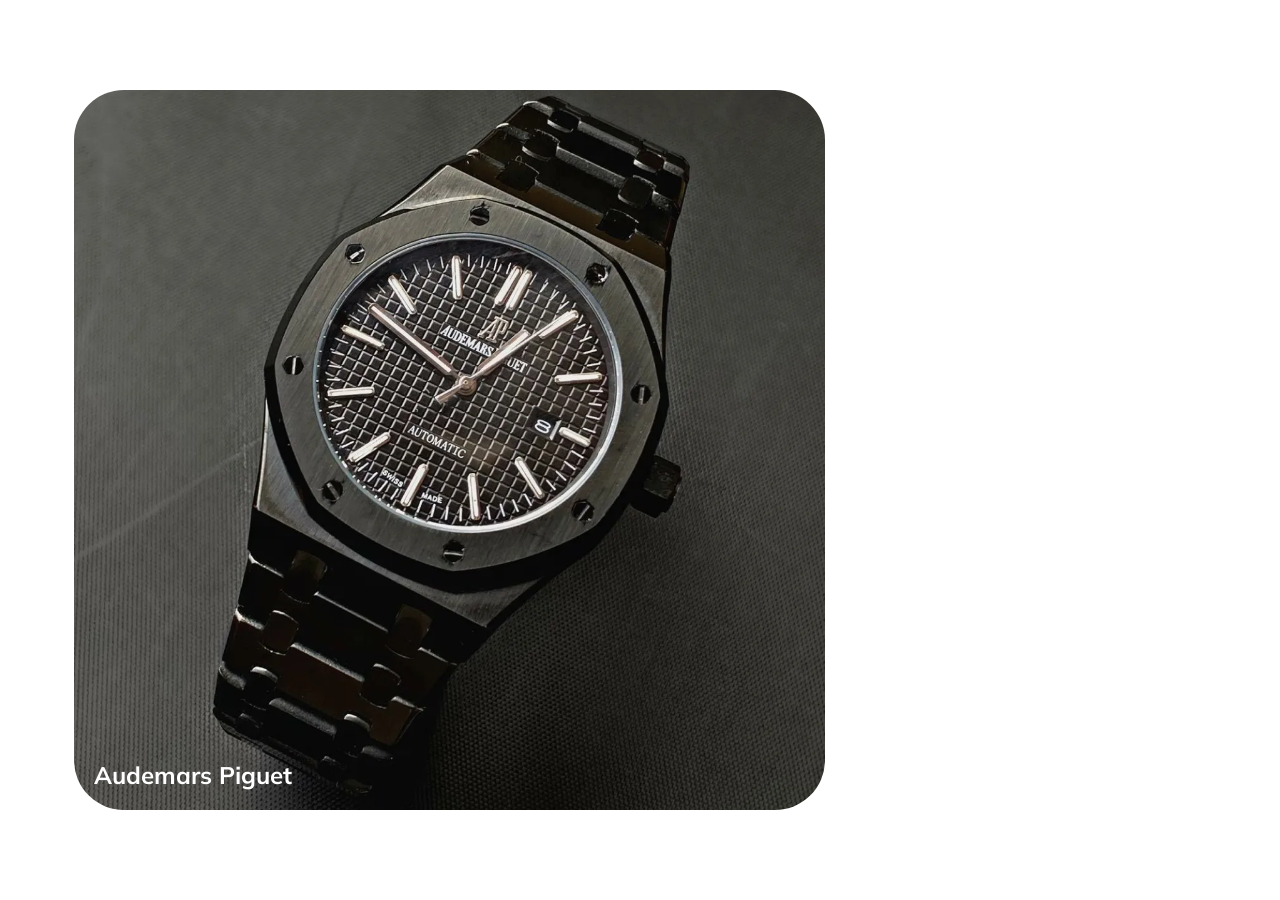
<file: 1-expanding-cards/index.html>
<!DOCTYPE html>
<html lang="en">
  <head>
    <meta charset="UTF-8" />
    <meta name="viewport" content="width=device-width, initial-scale=1.0" />
    <link rel="stylesheet" href="style.css" />
    <title>Expanding Cards</title>
  </head>
  <body>
    <div class="container">
      <div class="panel active" style="background-image: url('img-20200924-wa01312329192477452091211.webp')">
        <h3>Audemars  Piguet</h3>
      </div>
      <div class="panel" style="background-image: url('https://staticimg.titan.co.in/Titan/Catalog/1843QM02_1.jpg?impolicy=pqmed&imwidth=640')">
        <h3>Titan EDGE</h3>
      </div>
      <div class="panel" style="background-image: url('https://transform.octanecdn.com/crop/700x650/https://dynamix-cdn.s3.amazonaws.com/jacobandcocom/jacobandcocom_311341504.jpg')">
        <h3>Jacob&Co. Godfather</h3>
      </div>
      <div class="panel" style="background-image: url('https://www.thejewelleryeditor.com/media/images_thumbnails/filer_public_thumbnails/filer_public/49/9a/499aecf2-613d-43a9-8c8c-4d47102f91b4/tag_heuer_monza.jpg__760x0_q75_crop-scale_subsampling-2_upscale-false.jpg')">
        <h3>Monza Heuer</h3>
      </div>
      <div class="panel" style="background-image: url('https://m.media-amazon.com/images/I/81M1evI0qJL._SX342_.jpg')">
        <h3>Woody</h3>
      </div>

    </div>

    <script src="script.js"></script>
  </body>
</html>
</file>
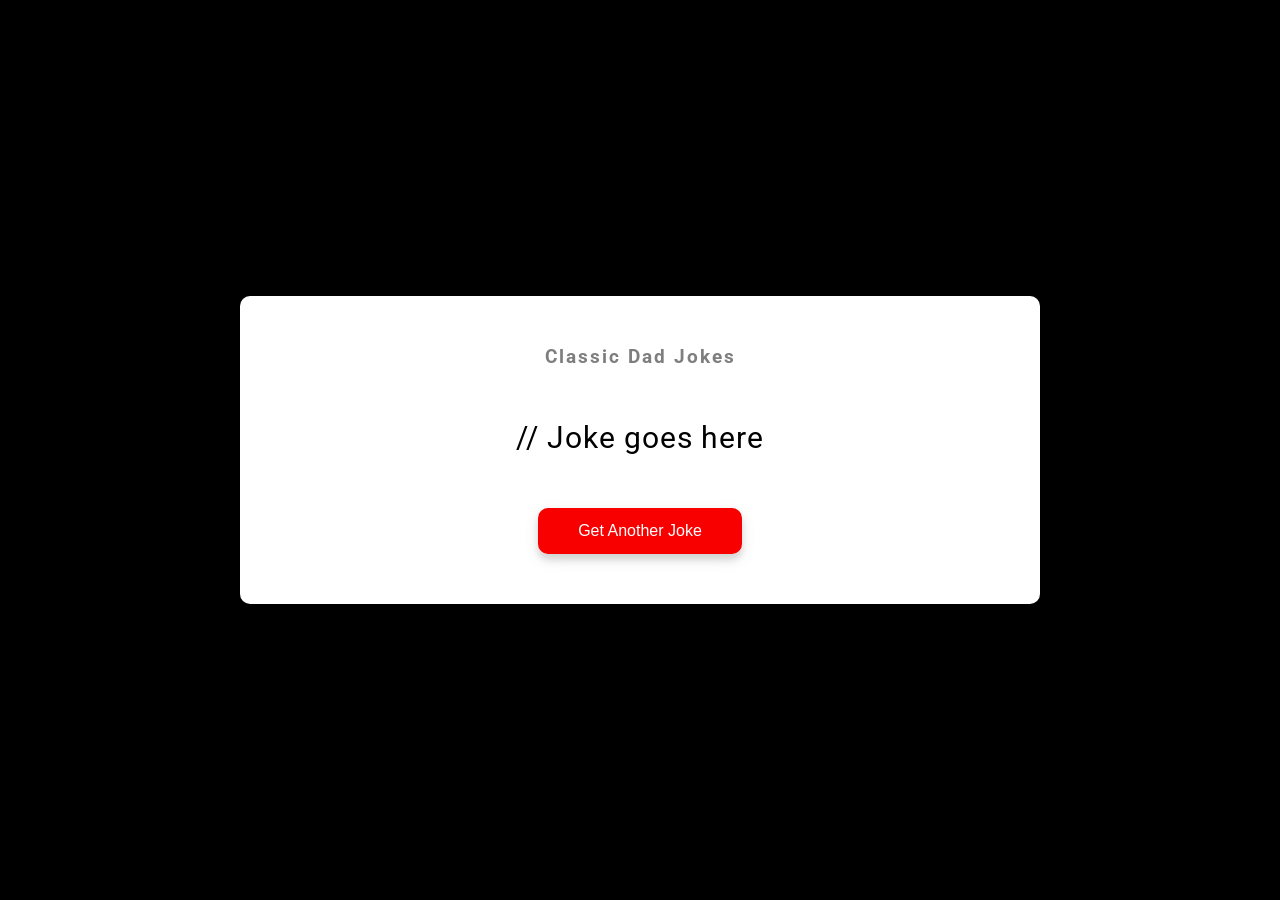
<file: 10-dad-jokes/index.html>
<!DOCTYPE html>
<html lang="en">
  <head>
    <meta charset="UTF-8" />
    <meta name="viewport" content="width=device-width, initial-scale=1.0" />
    <link rel="stylesheet" href="style.css" />
    <title>Dad Jokes</title>
  </head>
  <body>
    <div class="container">
      <h3>Classic Dad Jokes</h3>
      <div id="joke" class="joke">// Joke goes here</div>
      <button id="jokeBtn" class="btn">Get Another Joke</button>
    </div>
    <script src="script.js"></script>
  </body>
</html>
</file>
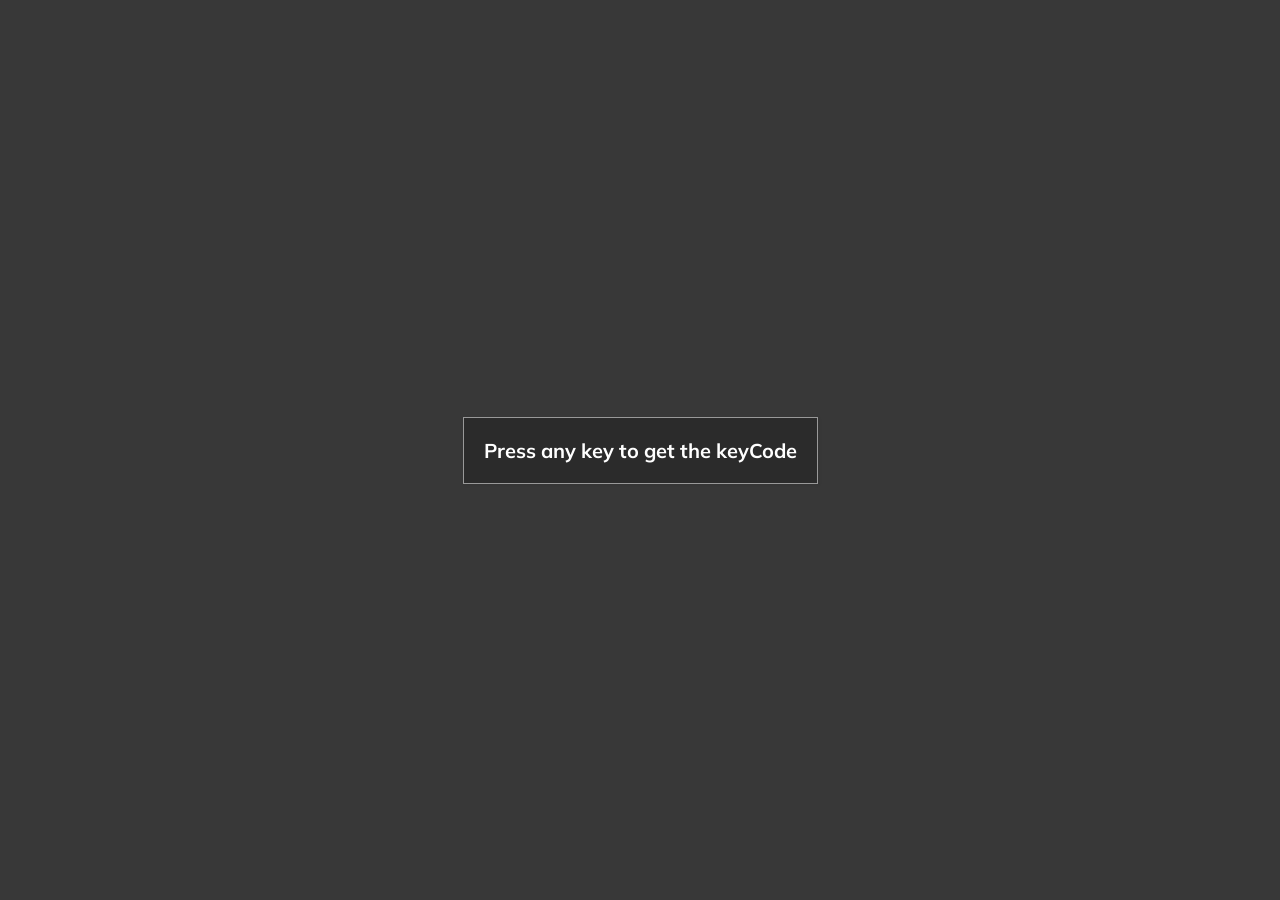
<file: 11-event-keycodes/index.html>
<!DOCTYPE html>
<html lang="en">
  <head>
    <meta charset="UTF-8" />
    <meta name="viewport" content="width=device-width, initial-scale=1.0" />
    <link rel="stylesheet" href="style.css" />
    <title>Event KeyCodes</title>
  </head>
  <body>
    <div id="insert">
      <div class="key">
        Press any key to get the keyCode
      </div>
    </div>
    <script src="script.js"></script>
  </body>
</html>
</file>
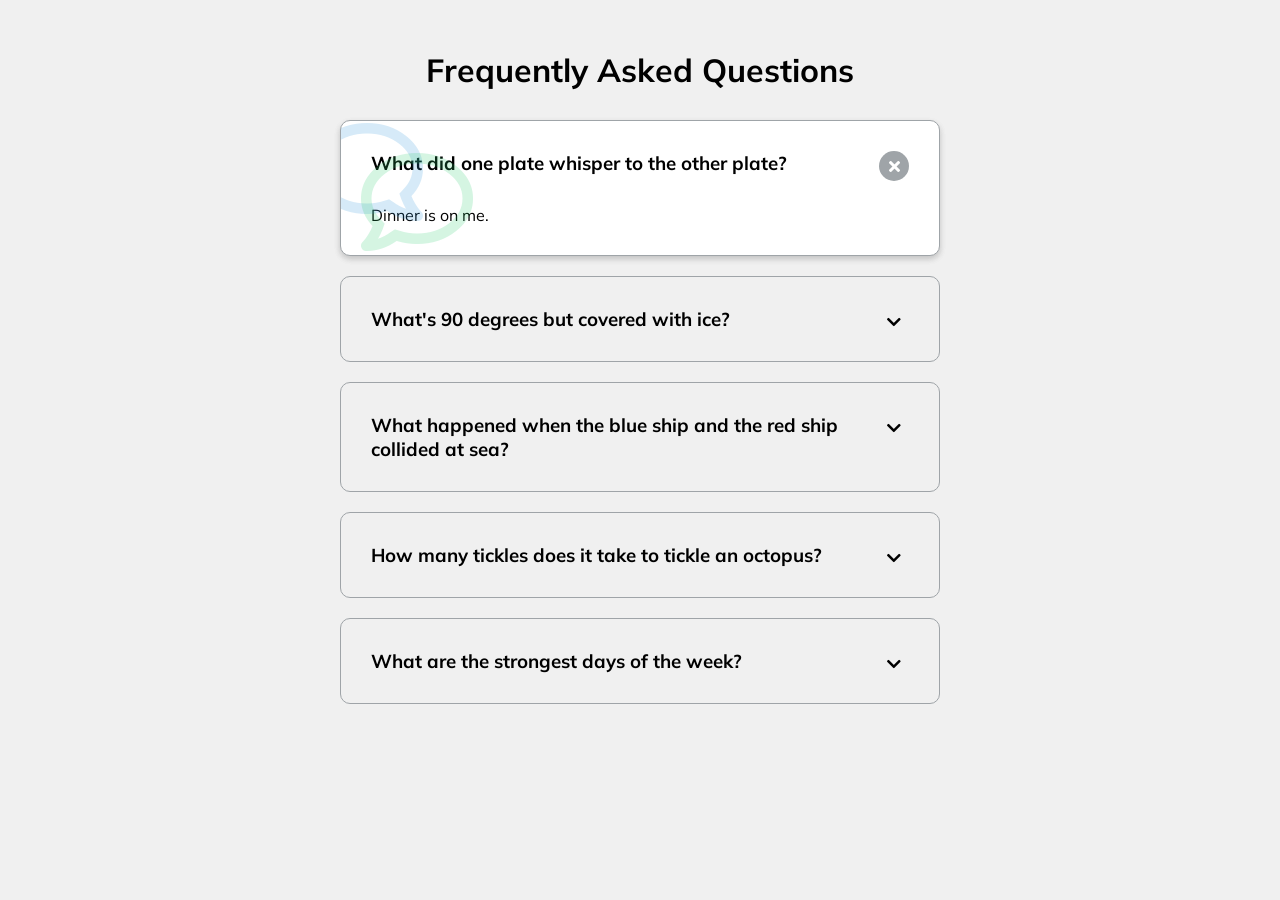
<file: 12-faq-collapse/index.html>
<!DOCTYPE html>
<html lang="en">
  <head>
    <meta charset="UTF-8" />
    <meta name="viewport" content="width=device-width, initial-scale=1.0" />
    <link rel="stylesheet" href="https://cdnjs.cloudflare.com/ajax/libs/font-awesome/5.14.0/css/all.min.css" integrity="sha512-1PKOgIY59xJ8Co8+NE6FZ+LOAZKjy+KY8iq0G4B3CyeY6wYHN3yt9PW0XpSriVlkMXe40PTKnXrLnZ9+fkDaog==" crossorigin="anonymous" />
    <link rel="stylesheet" href="style.css" />
    <title>FAQ</title>
  </head>
  <body>
    <h1>Frequently Asked Questions</h1>
    <div class="faq-container">
      <div class="faq active">
        <h3 class="faq-title">
          What did one plate whisper to the other plate?
        </h3>

        <p class="faq-text">
          Dinner is on me.
        </p>

        <button class="faq-toggle">
          <i class="fas fa-chevron-down"></i>
          <i class="fas fa-times"></i>
        </button>
      </div>

      <div class="faq">
        <h3 class="faq-title">
          What's 90 degrees but covered with ice?
        </h3>
        <p class="faq-text">
          The North and South Poles.
        </p>
        <button class="faq-toggle">
          <i class="fas fa-chevron-down"></i>
          <i class="fas fa-times"></i>
        </button>
      </div>
      
      <div class="faq">
        <h3 class="faq-title">
          What happened when the blue ship and the red ship collided at sea?
        </h3>
        <p class="faq-text">
          Their crews were marooned.
        </p>
        <button class="faq-toggle">
          <i class="fas fa-chevron-down"></i>
          <i class="fas fa-times"></i>
        </button>
      </div>
      
      <div class="faq">
        <h3 class="faq-title">
          How many tickles does it take to tickle an octopus?
        </h3>
        <p class="faq-text">
          Ten-tickles!
        </p>
        <button class="faq-toggle">
          <i class="fas fa-chevron-down"></i>
          <i class="fas fa-times"></i>
        </button>
      </div>
      
      <div class="faq">
        <h3 class="faq-title">
          What are the strongest days of the week?
        </h3>
        <p class="faq-text">
          Saturday and Sunday. All the others are weekdays.

        </p>
        <button class="faq-toggle">
          <i class="fas fa-chevron-down"></i>
          <i class="fas fa-times"></i>
        </button>
      </div>
    </div>
    <script src="script.js"></script>
  </body>
</html>
</file>
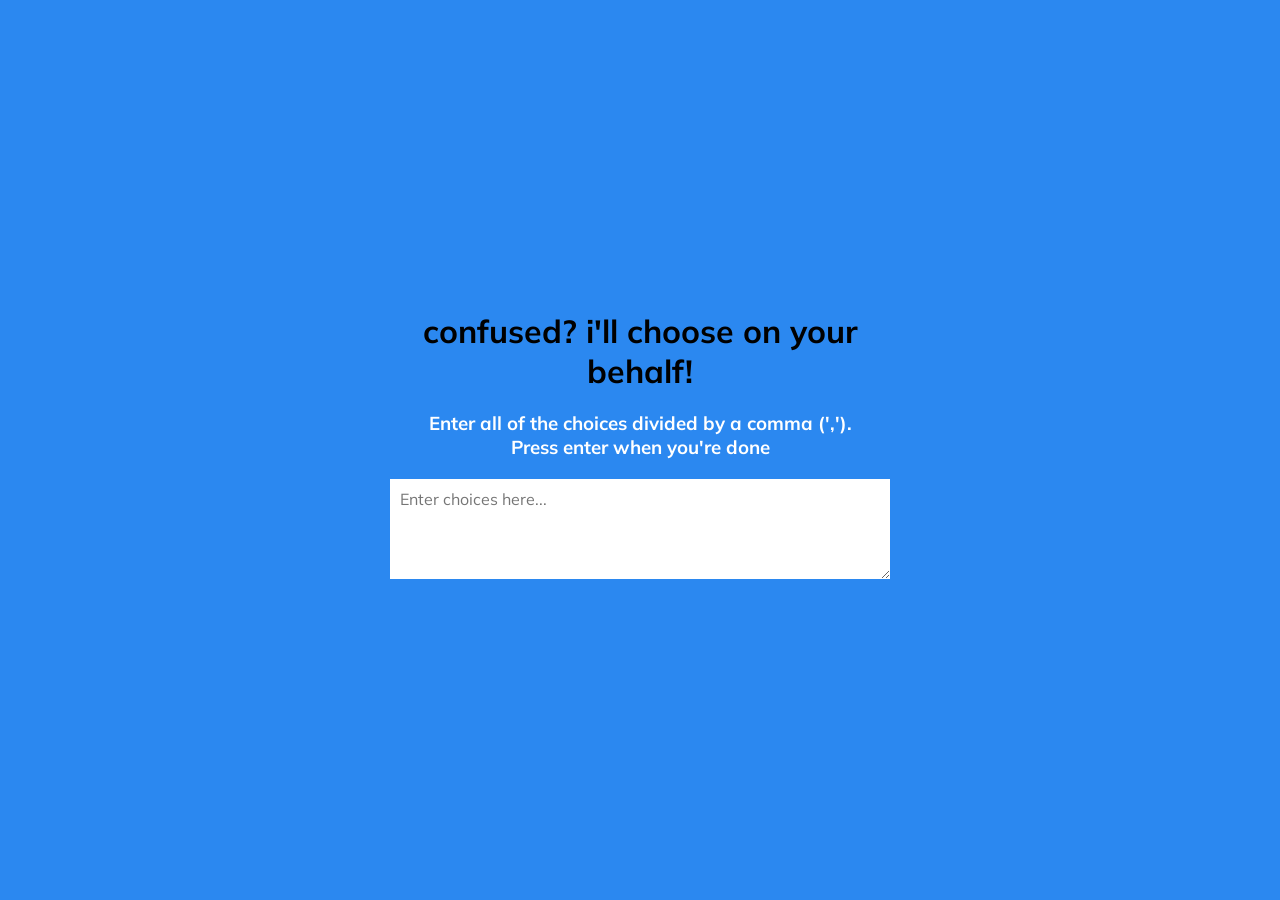
<file: 13-random-choice-picker/index.html>
<!DOCTYPE html>
<html lang="en">
  <head>
    <meta charset="UTF-8" />
    <meta name="viewport" content="width=device-width, initial-scale=1.0" />
    <link rel="stylesheet" href="style.css" />
    <title>Random Choice Picker</title>
  </head>
  <body>
    <div class="container">
      <h1>confused? i'll choose on your behalf!</h1>
      <h3>Enter all of the choices divided by a comma (','). <br> Press enter when you're done</h3>
      <textarea placeholder="Enter choices here..." id="textarea"></textarea>

      <div id="tags"></div>
    </div>

    <script src="script.js"></script>
  </body>
</html>
</file>
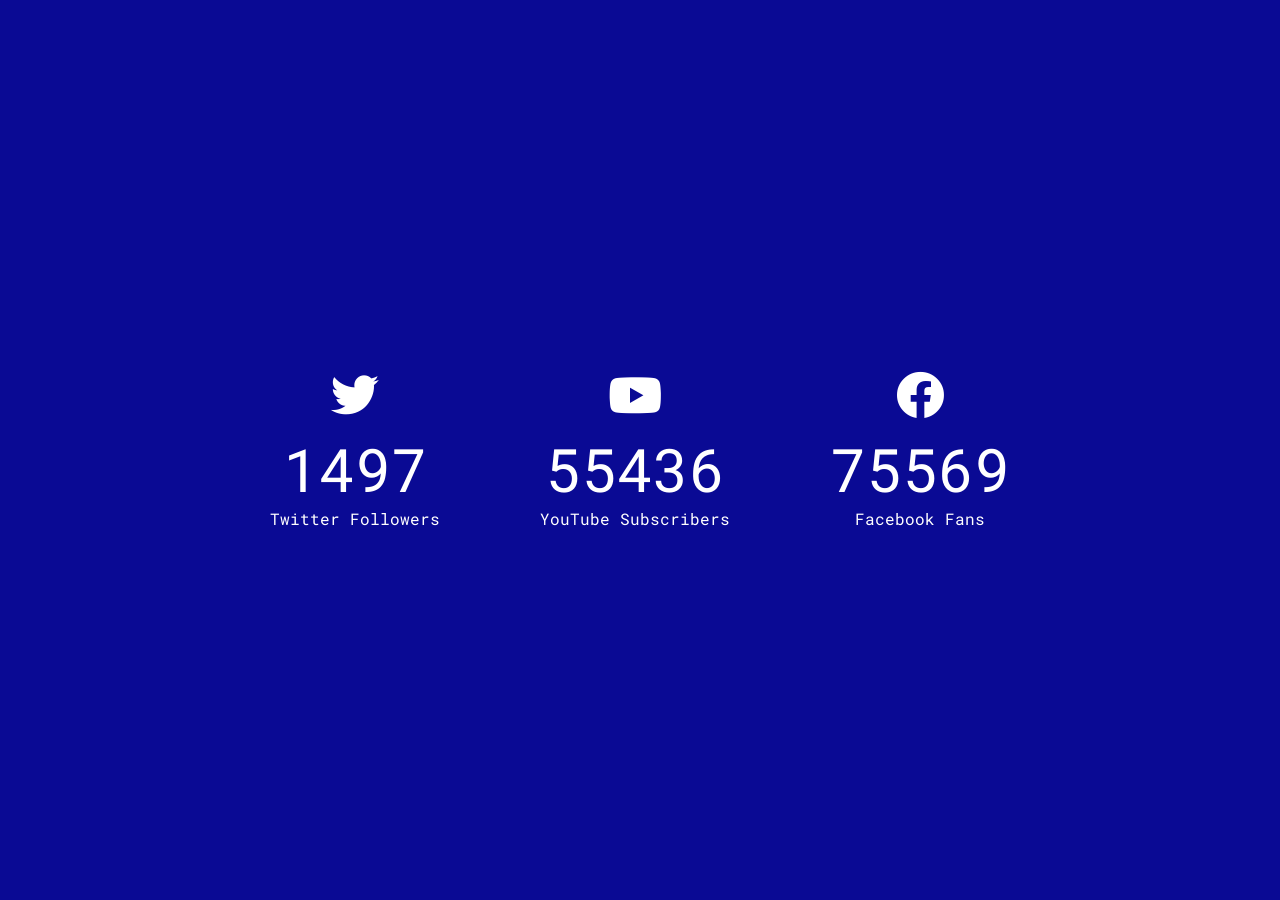
<file: 15-incrementing-counter/index.html>
<!DOCTYPE html>
<html lang="en">
  <head>
    <meta charset="UTF-8" />
    <meta name="viewport" content="width=device-width, initial-scale=1.0" />
    <link rel="stylesheet" href="https://cdnjs.cloudflare.com/ajax/libs/font-awesome/5.14.0/css/all.min.css" integrity="sha512-1PKOgIY59xJ8Co8+NE6FZ+LOAZKjy+KY8iq0G4B3CyeY6wYHN3yt9PW0XpSriVlkMXe40PTKnXrLnZ9+fkDaog==" crossorigin="anonymous" />
    <link rel="stylesheet" href="style.css" />
    <title>Increment Counter</title>
  </head>
  <body>
    <div class="counter-container">
      <i class="fab fa-twitter fa-3x"></i>
      <div class="counter" data-target="1497"></div>
      <span>Twitter Followers</span>
    </div>

    <div class="counter-container">
      <i class="fab fa-youtube fa-3x"></i>
      <div class="counter" data-target="55436"></div>
      <span>YouTube Subscribers</span>
    </div>

    <div class="counter-container">
      <i class="fab fa-facebook fa-3x"></i>
      <div class="counter" data-target="75569"></div>
      <span>Facebook Fans</span>
    </div>
    <script src="script.js"></script>
  </body>
</html>
</file>
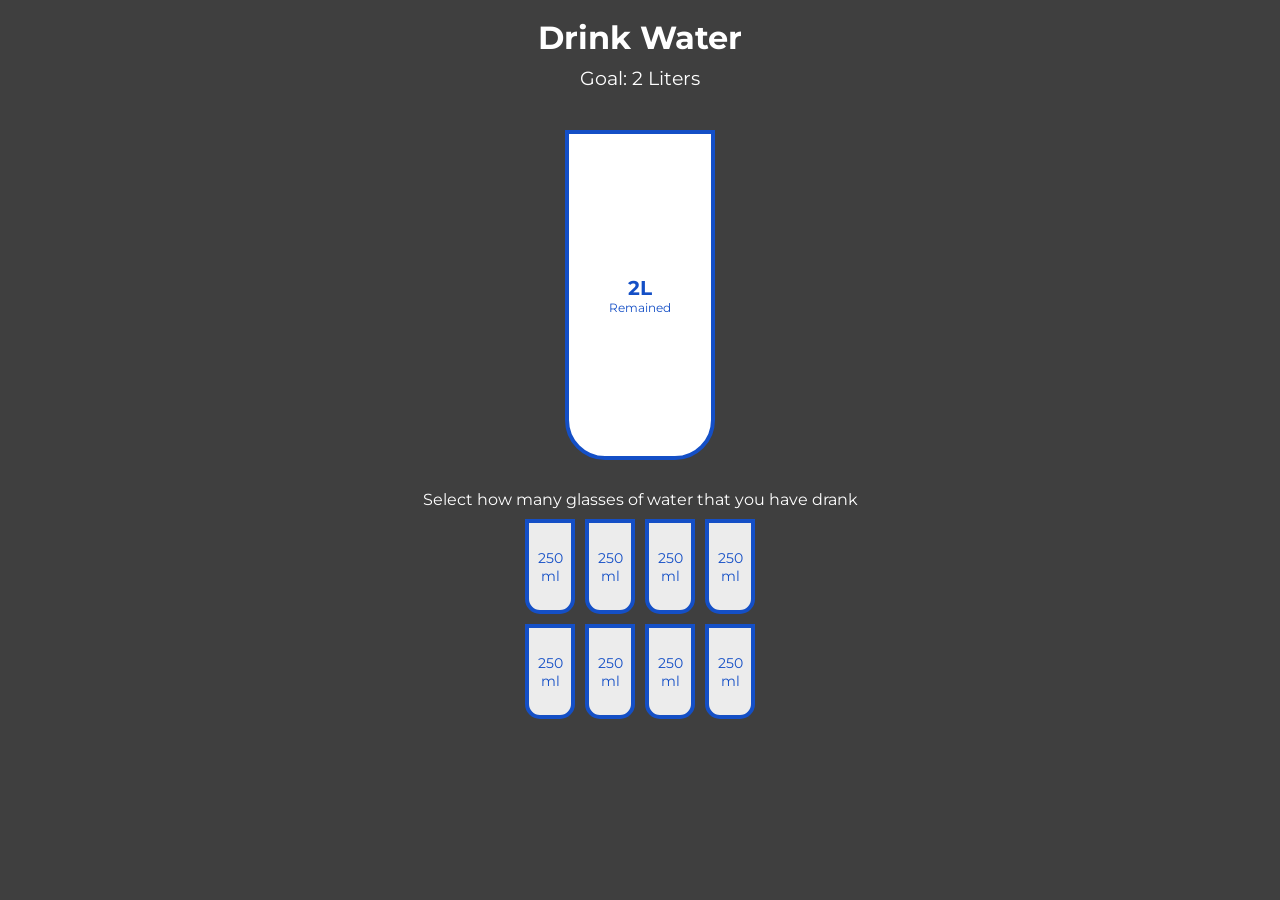
<file: 16-drink-water/index.html>
<!DOCTYPE html>
<html lang="en">
  <head>
    <meta charset="UTF-8" />
    <meta name="viewport" content="width=device-width, initial-scale=1.0" />
    <link rel="stylesheet" href="style.css" />
    <title>Drink Water</title>
  </head>
  <body>
    <h1>Drink Water</h1>
    <h3>Goal: 2 Liters</h3>

    <div class="cup">
      <div class="remained" id="remained">
        <span id="liters"></span>
        <small>Remained</small>
      </div>

      <div class="percentage" id="percentage"></div>
    </div>

    <p class="text">Select how many glasses of water that you have drank</p>

    <div class="cups">
      <div class="cup cup-small">250 ml</div>
      <div class="cup cup-small">250 ml</div>
      <div class="cup cup-small">250 ml</div>
      <div class="cup cup-small">250 ml</div>
      <div class="cup cup-small">250 ml</div>
      <div class="cup cup-small">250 ml</div>
      <div class="cup cup-small">250 ml</div>
      <div class="cup cup-small">250 ml</div>
    </div>

    <script src="script.js"></script>
  </body>
</html>
</file>
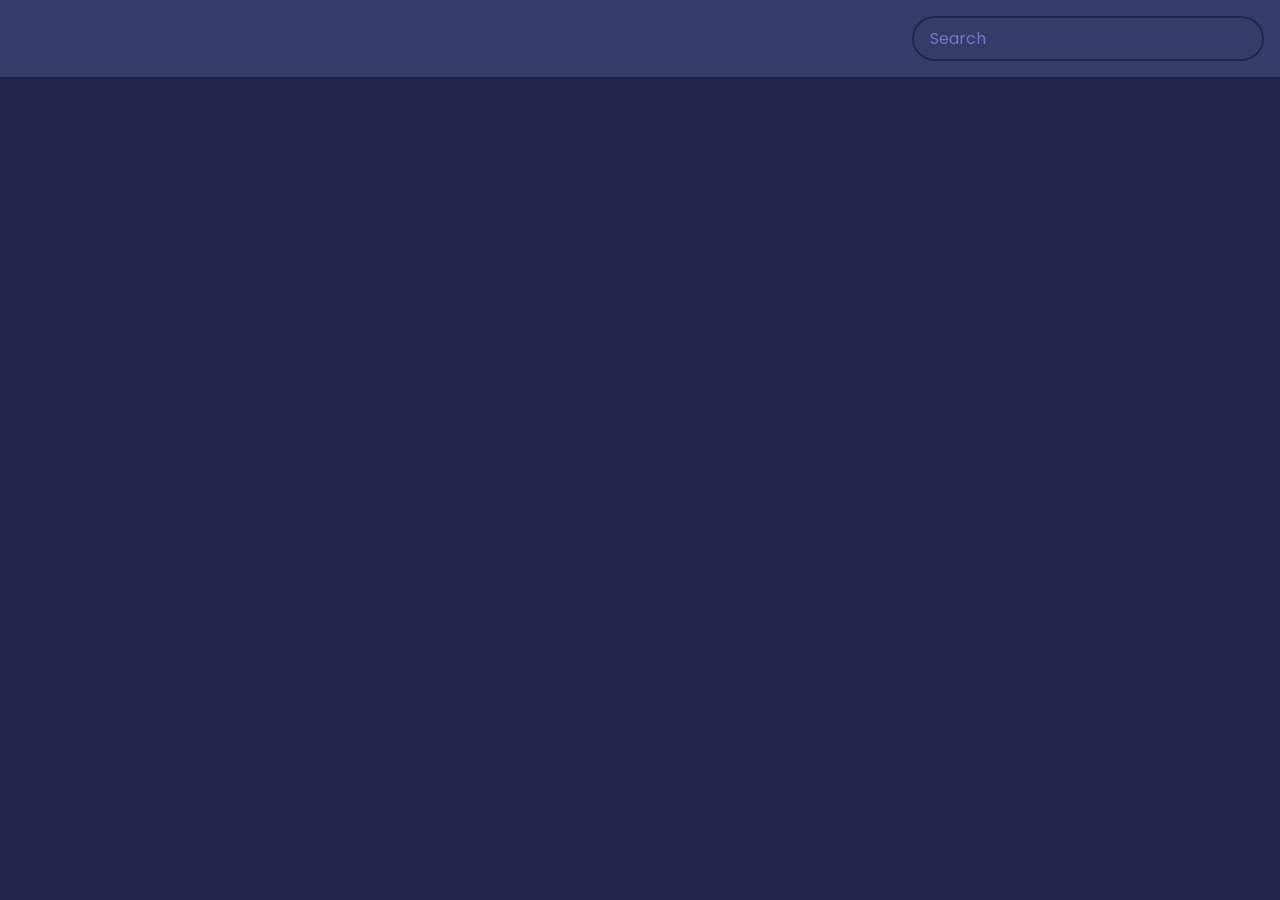
<file: 17-movie-app/index.html>
<!DOCTYPE html>
<html lang="en">
  <head>
    <meta charset="UTF-8" />
    <meta name="viewport" content="width=device-width, initial-scale=1.0" />
    <link rel="stylesheet" href="style.css" />
    <title>Movie App</title>
  </head>
  <body>
    <header>
      <form id="form">
        <input type="text" id="search" class="search" placeholder="Search">
      </form>
    </header>

    <main id="main"></main>

    <script src="script.js"></script>
  </body>
</html>
</file>
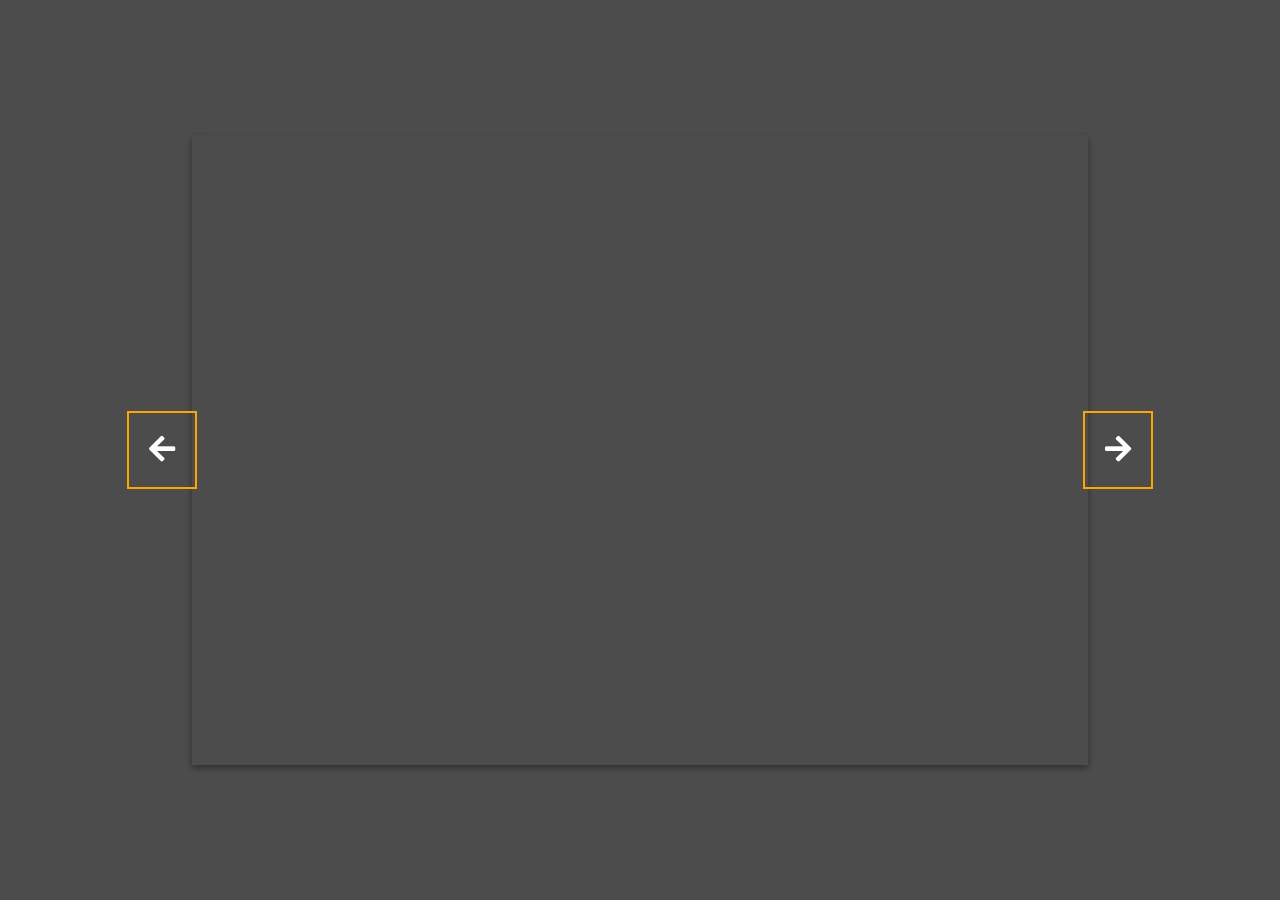
<file: 18-background-slider/index.html>
<!DOCTYPE html>
<html lang="en">
  <head>
    <meta charset="UTF-8" />
    <meta name="viewport" content="width=device-width, initial-scale=1.0" />
    <link
      rel="stylesheet"
      href="https://cdnjs.cloudflare.com/ajax/libs/font-awesome/5.14.0/css/all.min.css"
      integrity="sha512-1PKOgIY59xJ8Co8+NE6FZ+LOAZKjy+KY8iq0G4B3CyeY6wYHN3yt9PW0XpSriVlkMXe40PTKnXrLnZ9+fkDaog=="
      crossorigin="anonymous"
    />
    <link rel="stylesheet" href="style.css" />
    <title>Background Slider</title>
  </head>
  <body>
    <div class="slider-container">
      <div
        class="slide active"
        style="
          background-image: url('https://r4.wallpaperflare.com/wallpaper/278/196/970/oni-mask-illustration-japan-chun-lo-wallpaper-1856ec8a7f6cf7d92ed0196262e93b40.jpg');
        "
      ></div>
      <div
        class="slide"
        style="
          background-image: url('https://r4.wallpaperflare.com/wallpaper/951/656/990/chun-lo-demon-samurai-drawing-illustration-hd-wallpaper-3bf67c9de3513fb9d5141bf93d9cdc40.jpg');
        "
      ></div>

      <div
        class="slide"
        style="
          background-image: url('https://r4.wallpaperflare.com/wallpaper/280/221/267/ramen-waves-chopstick-chopsticks-eggs-hd-wallpaper-b9c088dda1ba3deb4697483fa0b1b64d.jpg');
        "
      ></div>

      <div
        class="slide"
        style="
          background-image: url('https://r4.wallpaperflare.com/wallpaper/993/766/565/samurai-japan-japanese-art-feudal-japan-culture-japan-hd-wallpaper-39b0589da18a2dfb96d7781f3071b60d.jpg');
        "
      ></div>

      <div
        class="slide"
        style="
          background-image: url('https://r4.wallpaperflare.com/wallpaper/683/575/595/japanese-sun-drawing-fallen-angel-wallpaper-b9f0f8ddb1bacdbb06e7288f5051d60d.jpg');
        "
      ></div>

      <button class="arrow left-arrow" id="left">
        <i class="fas fa-arrow-left"></i>
      </button>

      <button class="arrow right-arrow" id="right">
        <i class="fas fa-arrow-right"></i>
      </button>
    </div>
    <script src="script.js"></script>
  </body>
</html>
</file>
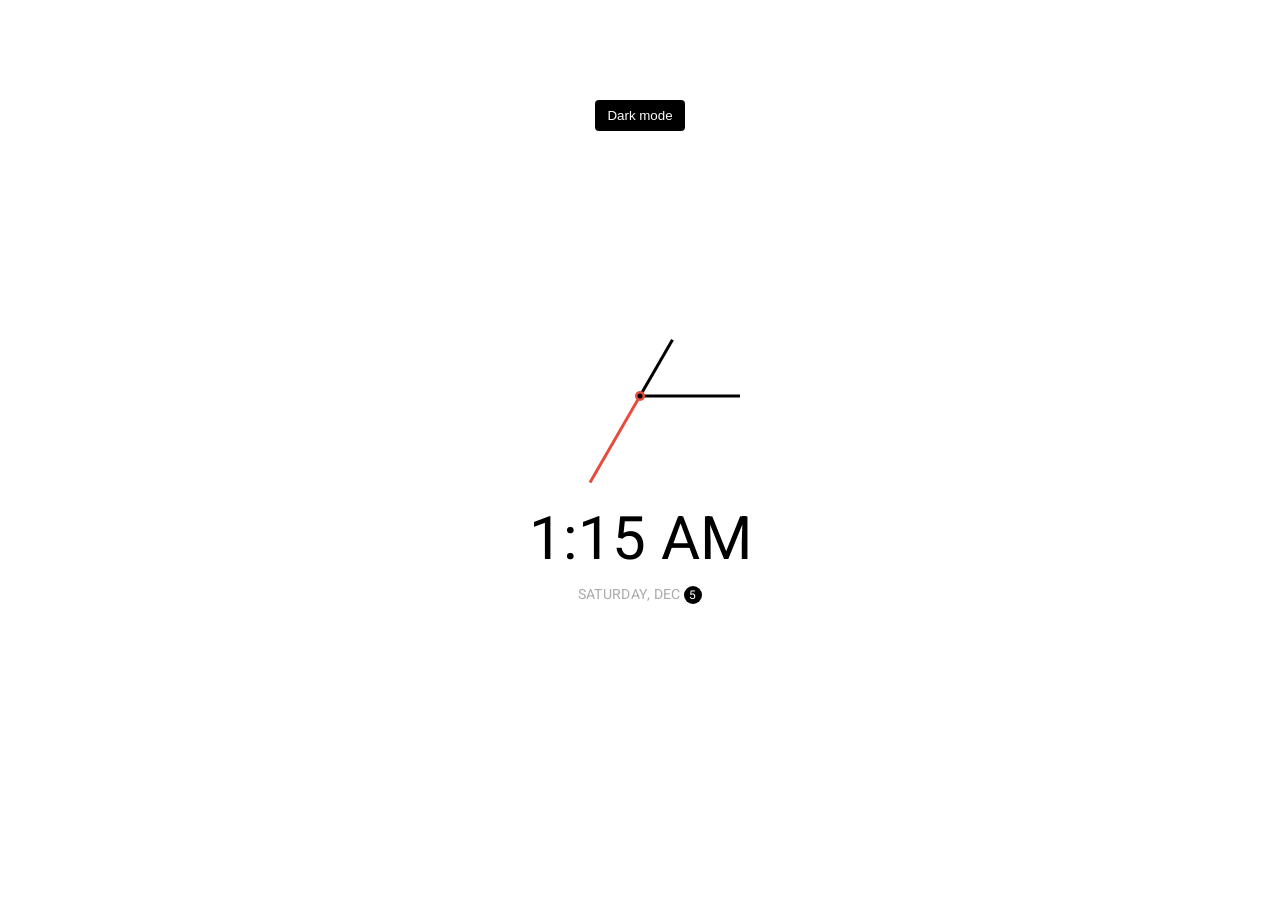
<file: 19-theme-clock/index.html>
<!DOCTYPE html>
<html lang="en">
  <head>
    <meta charset="UTF-8" />
    <meta name="viewport" content="width=device-width, initial-scale=1.0" />
    <link rel="stylesheet" href="style.css" />
    <title>Theme Clock</title>
  </head>
  <body>
    <button class="toggle">Dark mode</button>

    <div class="clock-container">
      <div class="clock">
        <div class="needle hour"></div>
        <div class="needle minute"></div>
        <div class="needle second"></div>
        <div class="center-point"></div>
      </div>

      <div class="time"></div>
      <div class="date"></div>
    </div>

    <script src="script.js"></script>
  </body>
</html>
</file>
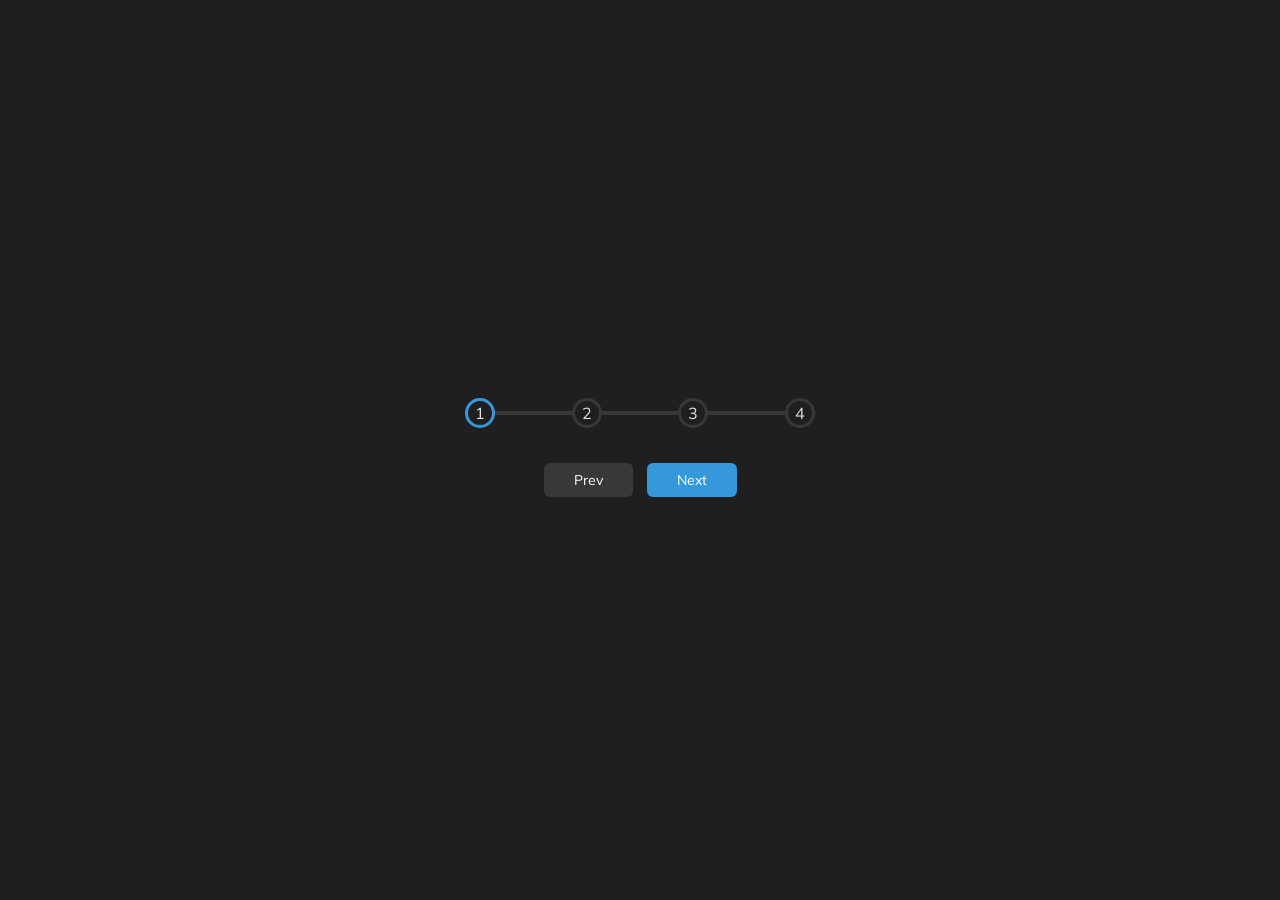
<file: 2-progress-steps/index.html>
<!DOCTYPE html>
<html lang="en">
  <head>
    <meta charset="UTF-8" />
    <meta name="viewport" content="width=device-width, initial-scale=1.0" />
    <link rel="stylesheet" href="style.css" />
    <title>Progress Steps</title>
  </head>
  <body>
    <div class="container">
      <div class="progress-container">
        <div class="progress" id="progress"></div>
        <div class="circle active">1</div>
        <div class="circle">2</div>
        <div class="circle">3</div>
        <div class="circle">4</div>
      </div>

      <button class="btn" id="prev" disabled>Prev</button>
      <button class="btn" id="next">Next</button>
    </div>
    <script src="script.js"></script>
  </body>
</html>
</file>
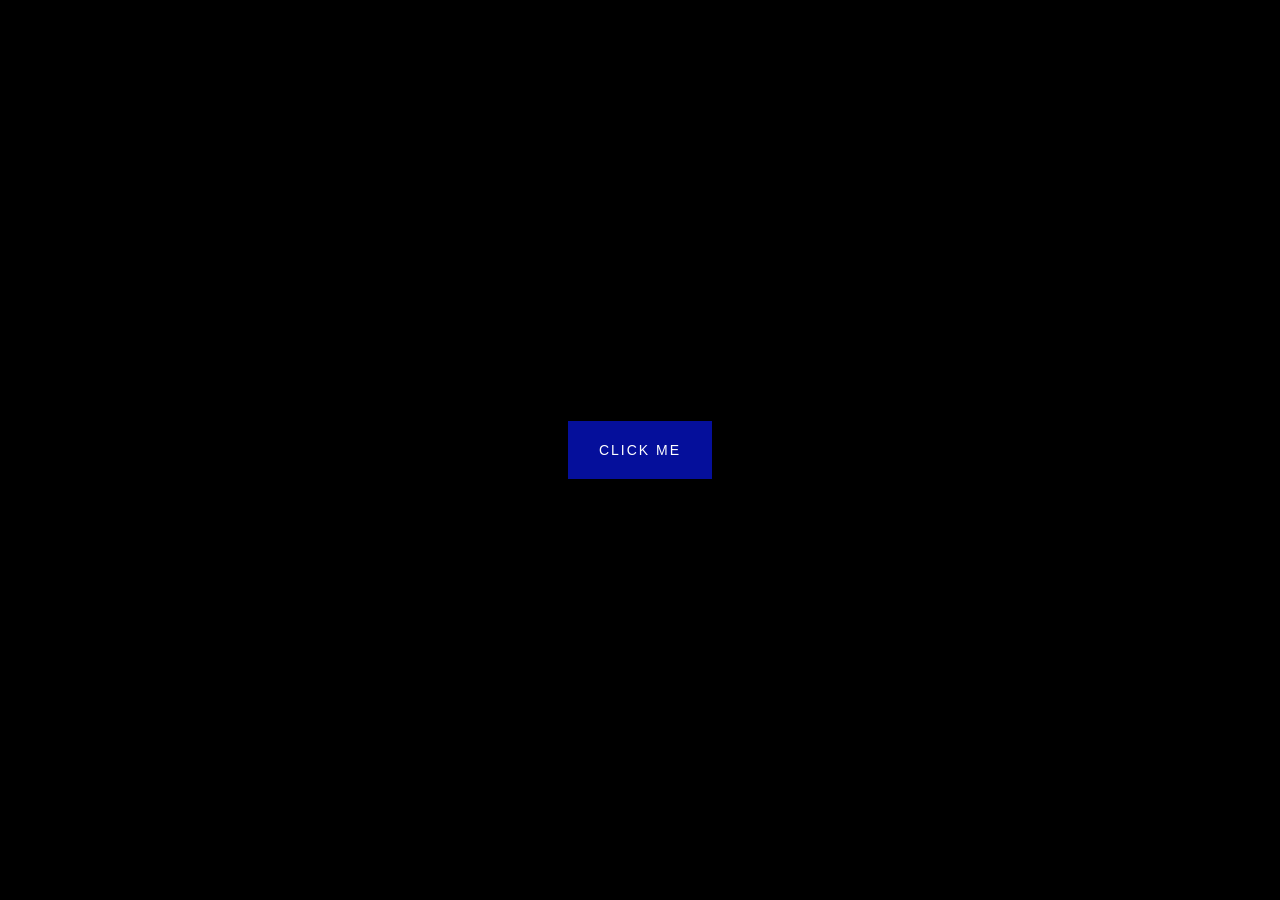
<file: 20-button-ripple-effect/index.html>
<!DOCTYPE html>
<html lang="en">
  <head>
    <meta charset="UTF-8" />
    <meta name="viewport" content="width=device-width, initial-scale=1.0" />
    <link rel="stylesheet" href="style.css" />
    <title>Button Ripple Effect</title>
  </head>
  <body>
    <button class="ripple">Click Me</button>
    <script src="script.js"></script>
  </body>
</html>
</file>
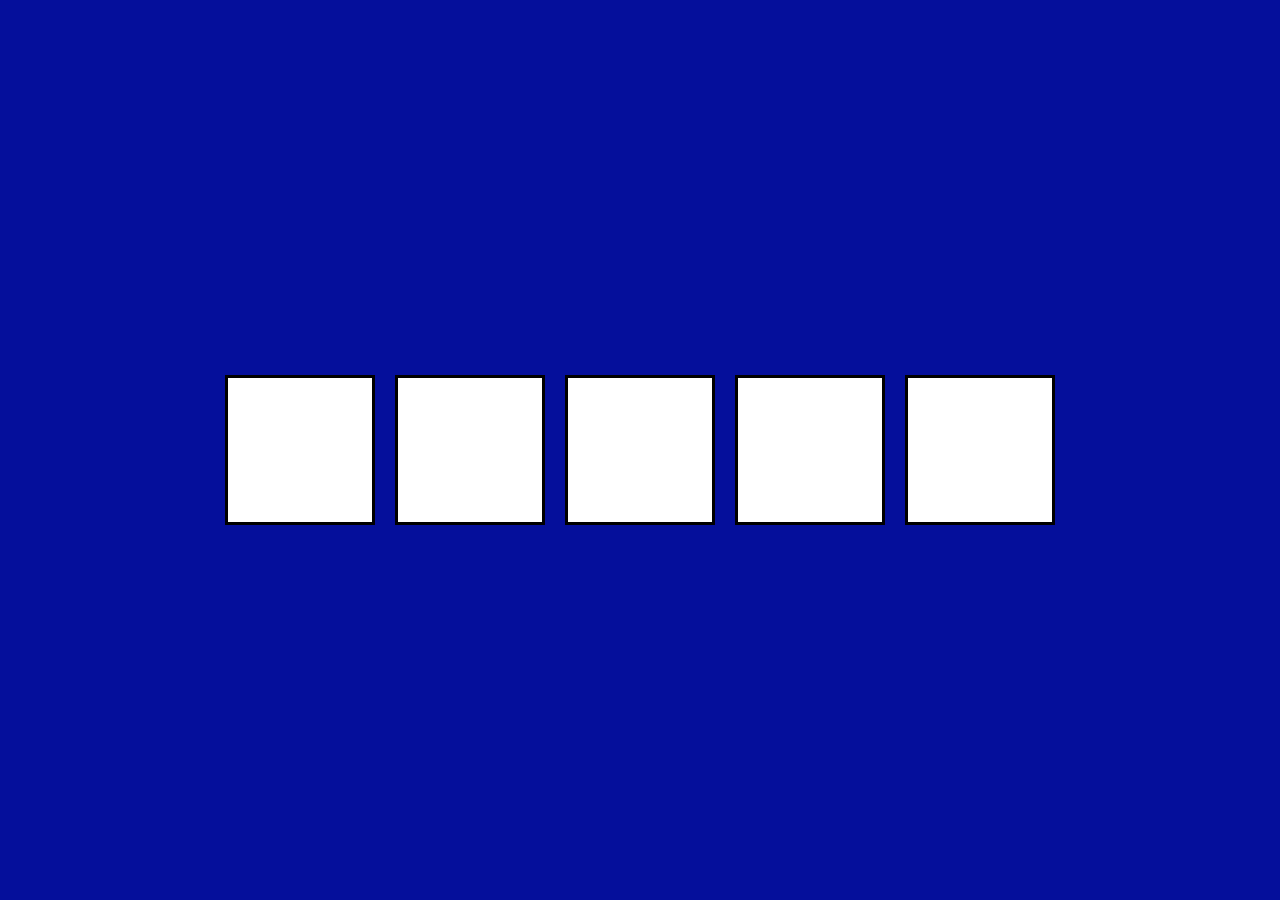
<file: 21-drag-n-drop/index.html>
<!DOCTYPE html>
<html lang="en">
  <head>
    <meta charset="UTF-8" />
    <meta name="viewport" content="width=device-width, initial-scale=1.0" />
    <link rel="stylesheet" href="style.css" />
    <title>Drag N Drop</title>
  </head>
  <body>
    <div class="empty">
      <div class="fill" draggable="true"></div>
    </div>
    <div class="empty"></div>
    <div class="empty"></div>
    <div class="empty"></div>
    <div class="empty"></div>

    <script src="script.js"></script>
  </body>
</html>
</file>
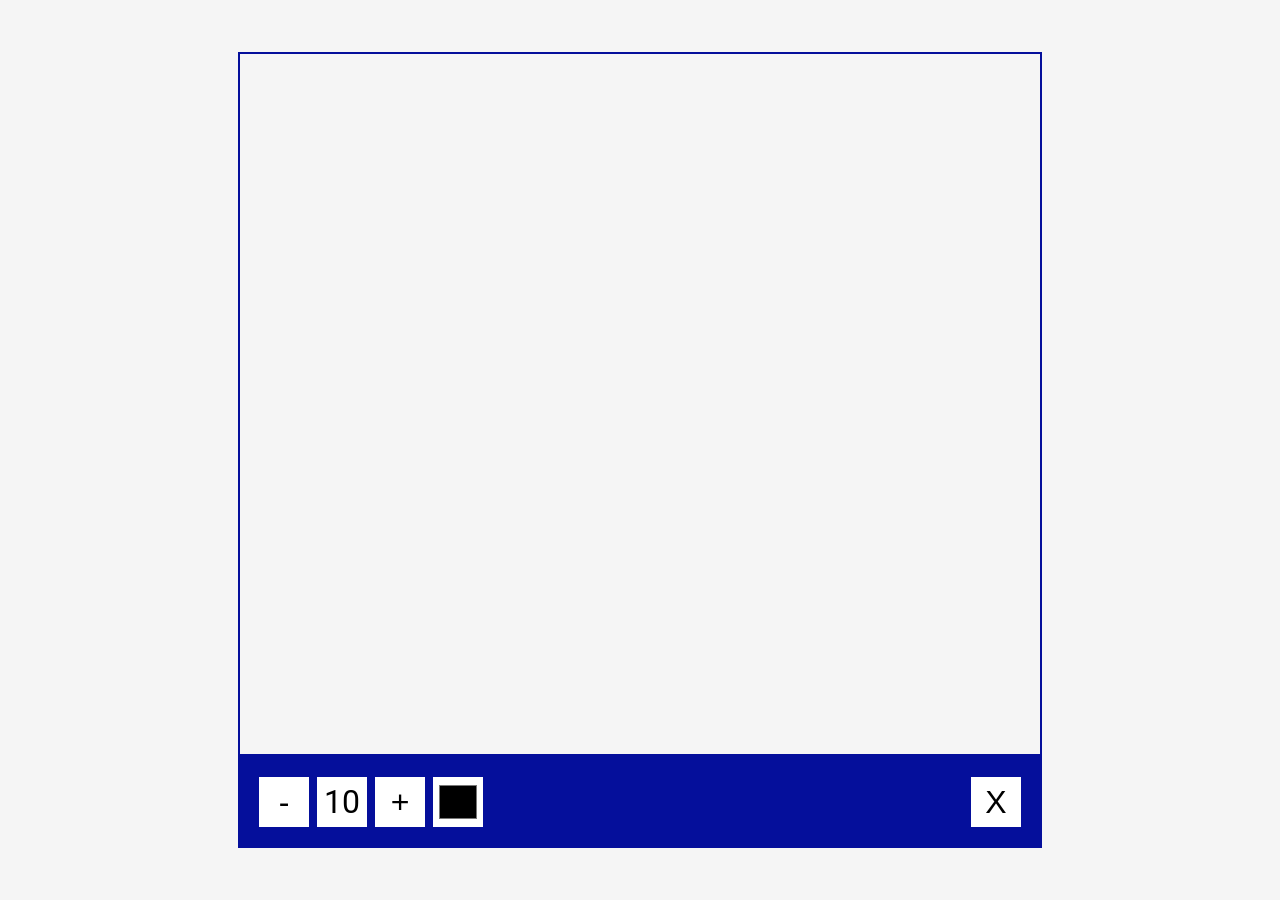
<file: 22-drawing-app/index.html>
<!DOCTYPE html>
<html lang="en">
  <head>
    <meta charset="UTF-8" />
    <meta name="viewport" content="width=device-width, initial-scale=1.0" />
    <link rel="stylesheet" href="style.css" />
    <title>Drawing App</title>
  </head>
  <body>
    <canvas id="canvas" width="800" height="700"></canvas>
    <div class="toolbox">
      <button id="decrease">-</button>
      <span id="size">10</span>
      <button id="increase">+</button>
      <input type="color" id="color">
      <button id="clear">X</button>
    </div>

    <script src="script.js"></script>
  </body>
</html>
</file>
<file: 1-expanding-cards/style.css>
@import url('https://fonts.googleapis.com/css?family=Muli&display=swap');

* {
  box-sizing: border-box;
}

body {
  font-family: 'Muli', sans-serif;
  display: flex;
  align-items: center;
  justify-content: center;
  height: 100vh;
  overflow: hidden;
  margin: 0;
}

.container {
  display: flex;
  width: 90vw;
}

.panel {
  background-size: cover;
  background-position: center;
  background-repeat: no-repeat;
  height: 80vh;
  border-radius: 50px;
  color: #fff;
  cursor: pointer;
  flex: 0.5;
  margin: 10px;
  position: relative;
  -webkit-transition: all 700ms ease-in;
}

.panel h3 {
  font-size: 24px;
  position: absolute;
  bottom: 20px;
  left: 20px;
  margin: 0;
  opacity: 0;
}

.panel.active {
  flex: 5;
}

.panel.active h3 {
  opacity: 1;
  transition: opacity 0.3s ease-in 0.4s;
}

@media (max-width: 480px) {
  .container {
    width: 100vw;
  }

  .panel:nth-of-type(4),
  .panel:nth-of-type(5) {
    display: none;
  }
}
</file>
<file: 10-dad-jokes/style.css>
@import url('https://fonts.googleapis.com/css2?family=Roboto:wght@400;700&display=swap');

* {
  box-sizing: border-box;
}

body {
  background-color: #000000;
  font-family: 'Roboto', sans-serif;
  display: flex;
  flex-direction: column;
  align-items: center;
  justify-content: center;
  height: 100vh;
  overflow: hidden;
  margin: 0;
  padding: 20px;
}

.container {
  background-color: #fff;
  border-radius: 10px;
  box-shadow: 0 10px 20px rgba(0, 0, 0, 0.1), 0 6px 6px rgba(0, 0, 0, 0.1);
  padding: 50px 20px;
  text-align: center;
  max-width: 100%;
  width: 800px;
}

h3 {
  margin: 0;
  opacity: 0.5;
  letter-spacing: 2px;
}

.joke {
  font-size: 30px;
  letter-spacing: 1px;
  line-height: 40px;
  margin: 50px auto;
  max-width: 600px;
}

.btn {
  background-color: #f90000;
  color: #fff;
  border: 0;
  border-radius: 10px;
  box-shadow: 0 5px 15px rgba(0, 0, 0, 0.1), 0 6px 6px rgba(0, 0, 0, 0.1);
  padding: 14px 40px;
  font-size: 16px;
  cursor: pointer;
}

.btn:active {
  transform: scale(0.98);
}

.btn:focus {
  outline: 0;
}
</file>
<file: 11-event-keycodes/style.css>
@import url('https://fonts.googleapis.com/css?family=Muli&display=swap');

* {
  box-sizing: border-box;
 
}

body {
  background-color: #383838;
  font-family: 'Muli', sans-serif;
  display: flex;
  align-items: center;
  justify-content: center;
  text-align: center;
  height: 100vh;
  overflow: hidden;
  margin: 0;
}

.key {
  border: 1px solid #999999;
  background-color: #2B2B2B;
  box-shadow: 1px 1px 3px rgba(0, 0, 0, 0.1);
  display: inline-flex;
  align-items: center;
  font-size: 20px;
  font-weight: bold;
  padding: 20px;
  flex-direction: column;
  margin: 10px;
  min-width: 150px;
  color: white;
  position: relative;
}

.key small {
  position: absolute;
  top: -24px;
  left: 0;
  text-align: center;
  width: 100%;
  color: #c4c4c4;
  font-size: 14px;
}
</file>
<file: 12-faq-collapse/style.css>
@import url('https://fonts.googleapis.com/css?family=Muli&display=swap');

* {
  box-sizing: border-box;
}

body {
  font-family: 'Muli', sans-serif;
  background-color: #f0f0f0;
}

h1 {
  margin: 50px 0 30px;
  text-align: center;
}

.faq-container {
  max-width: 600px;
  margin: 0 auto;
}

.faq {
  background-color: transparent;
  border: 1px solid #9fa4a8;
  border-radius: 10px;
  margin: 20px 0;
  padding: 30px;
  position: relative;
  overflow: hidden;
  transition: 0.3s ease;
}

.faq.active {
  background-color: #fff;
  box-shadow: 0 3px 6px rgba(0, 0, 0, 0.1), 0 3px 6px rgba(0, 0, 0, 0.1);
}

.faq.active::before,
.faq.active::after {
  content: '\f075';
  font-family: 'Font Awesome 5 Free';
  color: #2ecc71;
  font-size: 7rem;
  position: absolute;
  opacity: 0.2;
  top: 20px;
  left: 20px;
  z-index: 0;
}

.faq.active::before {
  color: #3498db;
  top: -10px;
  left: -30px;
  transform: rotateY(180deg);
}

.faq-title {
  margin: 0 35px 0 0;
}

.faq-text {
  display: none;
  margin: 30px 0 0;
}

.faq.active .faq-text {
  display: block;
}

.faq-toggle {
  background-color: transparent;
  border: 0;
  border-radius: 50%;
  cursor: pointer;
  display: flex;
  align-items: center;
  justify-content: center;
  font-size: 16px;
  padding: 0;
  position: absolute;
  top: 30px;
  right: 30px;
  height: 30px;
  width: 30px;
}

.faq-toggle:focus {
  outline: 0;
}

.faq-toggle .fa-times {
  display: none;
}

.faq.active .faq-toggle .fa-times {
  color: #fff;
  display: block;
}

.faq.active .faq-toggle .fa-chevron-down {
  display: none;
}

.faq.active .faq-toggle {
  background-color: #9fa4a8;
}
</file>
<file: 13-random-choice-picker/style.css>
@import url('https://fonts.googleapis.com/css?family=Muli&display=swap');

* {
  box-sizing: border-box;
}

body {
  background-color: #2b88f0;
  font-family: 'Muli', sans-serif;
  display: flex;
  flex-direction: column;
  align-items: center;
  justify-content: center;
  height: 100vh;
  overflow: hidden;
  margin: 0;
}

h1 {
  color: rgb(0, 0, 0);
  margin: 10px 0 20px;
  text-align: center;
}

h3 {
  color: #fff;
  margin: 10px 0 20px;
  text-align: center;
}

.container {
  width: 500px;
}

textarea {
  border: none;
  display: block;
  width: 100%;
  height: 100px;
  font-family: inherit;
  padding: 10px;
  margin: 0 0 20px;
  font-size: 16px;
}

textarea:focus {
  outline: none;
}

.tag {
  background-color: #f0932b;
  color: #fff;
  border-radius: 50px;
  padding: 10px 20px;
  margin: 0 5px 10px 0;
  font-size: 14px;
  display: inline-block;
}

.tag.highlight {
  background-color: #273c75;
}
</file>
<file: 15-incrementing-counter/style.css>
@import url('https://fonts.googleapis.com/css?family=Roboto+Mono&display=swap');

* {
  box-sizing: border-box;
}

body {
  background-color: #0a0a94;
  color: #fff;
  font-family: 'Roboto Mono', sans-serif;
  display: flex;
  align-items: center;
  justify-content: center;
  height: 100vh;
  overflow: hidden;
  margin: 0;
}

.counter-container {
  display: flex;
  flex-direction: column;
  justify-content: center;
  text-align: center;
  margin: 30px 50px;
}

.counter {
  font-size: 60px;
  margin-top: 10px;
}

@media (max-width: 580px) {
  body {
    flex-direction: column;
  }
}
</file>
<file: 16-drink-water/style.css>
@import url('https://fonts.googleapis.com/css?family=Montserrat:400,600&display=swap');

:root {
  --border-color: #144fc6;
  --fill-color: #6ab3f8;
}

* {
  box-sizing: border-box;
}

body {
  background-color: #3f3f3f;
  color: #fff;
  font-family: 'Montserrat', sans-serif;
  display: flex;
  flex-direction: column;
  align-items: center;
  margin-bottom: 40px;
}

h1 {
  margin: 10px 0 0;
}

h3 {
  font-weight: 400;
  margin: 10px 0;
}

.cup {
  background-color: #fff;
  border: 4px solid var(--border-color);
  color: var(--border-color);
  border-radius: 0 0 40px 40px;
  height: 330px;
  width: 150px;
  margin: 30px 0;
  display: flex;
  flex-direction: column;
  overflow: hidden;
}

.cup.cup-small {
  height: 95px;
  width: 50px;
  border-radius: 0 0 15px 15px;
  background-color: rgba(255, 255, 255, 0.9);
  cursor: pointer;
  font-size: 14px;
  align-items: center;
  justify-content: center;
  text-align: center;
  margin: 5px;
  transition: 0.3s ease;
}

.cup.cup-small.full {
  background-color: var(--fill-color);
  color: #fff;
}

.cups {
  display: flex;
  flex-wrap: wrap;
  align-items: center;
  justify-content: center;
  width: 280px;
}

.remained {
  display: flex;
  flex-direction: column;
  align-items: center;
  justify-content: center;
  text-align: center;
  flex: 1;
  transition: 0.3s ease;
}

.remained span {
  font-size: 20px;
  font-weight: bold;
}

.remained small {
  font-size: 12px;
}

.percentage {
  background-color: var(--fill-color);
  display: flex;
  align-items: center;
  justify-content: center;
  font-weight: bold;
  font-size: 30px;
  height: 0;
  transition: 0.3s ease;
}

.text {
  text-align: center;
  margin: 0 0 5px;
}
</file>
<file: 17-movie-app/style.css>
@import url('https://fonts.googleapis.com/css2?family=Poppins:wght@200;400&display=swap');

:root {
  --primary-color: #22254b;
  --secondary-color: #373b69;
}

* {
  box-sizing: border-box;
}

body {
  background-color: var(--primary-color);
  font-family: 'Poppins', sans-serif;
  margin: 0;
}

header {
  padding: 1rem;
  display: flex;
  justify-content: flex-end;
  background-color: var(--secondary-color);
}

.search {
  background-color: transparent;
  border: 2px solid var(--primary-color);
  border-radius: 50px;
  font-family: inherit;
  font-size: 1rem;
  padding: 0.5rem 1rem;
  color: #fff;
}

.search::placeholder {
  color: #7378c5;
}

.search:focus {
  outline: none;
  background-color: var(--primary-color);
}

main {
  display: flex;
  flex-wrap: wrap;
  justify-content: center;
}

.movie {
  width: 300px;
  margin: 1rem;
  background-color: var(--secondary-color);
  box-shadow: 0 4px 5px rgba(0, 0, 0, 0.2);
  position: relative;
  overflow: hidden;
  border-radius: 3px;
}

.movie img {
  width: 100%;
}

.movie-info {
  color: #eee;
  display: flex;
  align-items: center;
  justify-content: space-between;
  gap:0.2rem;
  padding: 0.5rem 1rem 1rem;
  letter-spacing: 0.5px;
}

.movie-info h3 {
  margin-top: 0;
}

.movie-info span {
  background-color: var(--primary-color);
  padding: 0.25rem 0.5rem;
  border-radius: 3px;
  font-weight: bold;
}

.movie-info span.green {
  color: lightgreen;
}

.movie-info span.orange {
  color: orange;
}

.movie-info span.red {
  color: red;
}

.overview {
  background-color: #fff;
  padding: 2rem;
  position: absolute;
  left: 0;
  bottom: 0;
  right: 0;
  max-height: 100%;
  transform: translateY(101%);
  overflow-y: auto;
  transition: transform 0.3s ease-in;
}

.movie:hover .overview {
  transform: translateY(0);
}
</file>
<file: 18-background-slider/style.css>
@import url('https://fonts.googleapis.com/css2?family=Roboto:wght@400;700&display=swap');

* {
  box-sizing: border-box;
}

body {
  font-family: 'Roboto', sans-serif;
  display: flex;
  flex-direction: column;
  align-items: center;
  justify-content: center;
  height: 100vh;
  overflow: hidden;
  margin: 0;
  background-position: center center;
  background-size: cover;
  transition: 0.4s;
}

body::before {
  content: '';
  position: absolute;
  top: 0;
  left: 0;
  width: 100%;
  height: 100vh;
  background-color: rgba(0, 0, 0, 0.7);
  z-index: -1;
}

.slider-container {
  box-shadow: 0 3px 6px rgba(0, 0, 0, 0.16), 0 3px 6px rgba(0, 0, 0, 0.23);
  height: 70vh;
  width: 70vw;
  position: relative;
  overflow: hidden;
}

.slide {
  opacity: 0;
  height: 100vh;
  width: 100vw;
  background-position: center center;
  background-size: cover;
  position: absolute;
  top: -15vh;
  left: -15vw;
  transition: 0.4s ease;
  z-index: 1;
}

.slide.active {
  opacity: 1;
}

.arrow {
  position: fixed;
  background-color: transparent;
  color: #fff;
  padding: 20px;
  font-size: 30px;
  border: 2px solid orange;
  top: 50%;
  transform: translateY(-50%);
  cursor: pointer;
}

.arrow:focus {
  outline: 0;
}

.left-arrow {
  left: calc(15vw - 65px);
}

.right-arrow {
  right: calc(15vw - 65px);
}
</file>
<file: 19-theme-clock/style.css>
@import url('https://fonts.googleapis.com/css?family=Heebo:300&display=swap');

* {
  box-sizing: border-box;
}

:root {
  --primary-color: #000;
  --secondary-color: #fff;
}

html {
  transition: all 0.5s ease-in;
}

html.dark {
  --primary-color: #fff;
  --secondary-color: #333;
}

html.dark {
  background-color: #111;
  color: var(--primary-color);
}

body {
  font-family: 'Heebo', sans-serif;
  display: flex;
  align-items: center;
  justify-content: center;
  height: 100vh;
  overflow: hidden;
  margin: 0;
}

.toggle {
  cursor: pointer;
  background-color: var(--primary-color);
  color: var(--secondary-color);
  border: 0;
  border-radius: 4px;
  padding: 8px 12px;
  position: absolute;
  top: 100px;
}

.toggle:focus {
  outline: none;
}

.clock-container {
  display: flex;
  flex-direction: column;
  justify-content: space-between;
  align-items: center;
}

.clock {
  position: relative;
  width: 200px;
  height: 200px;
}

.needle {
  background-color: var(--primary-color);
  position: absolute;
  top: 50%;
  left: 50%;
  height: 65px;
  width: 3px;
  transform-origin: bottom center;
  transition: all 0.5s ease-in;
}

.needle.hour {
  transform: translate(-50%, -100%) rotate(0deg);
}

.needle.minute {
  transform: translate(-50%, -100%) rotate(0deg);
  height: 100px;
}

.needle.second {
  transform: translate(-50%, -100%) rotate(0deg);
  height: 100px;
  background-color: #e74c3c;
}

.center-point {
  background-color: #e74c3c;
  width: 10px;
  height: 10px;
  position: absolute;
  top: 50%;
  left: 50%;
  transform: translate(-50%, -50%);
  border-radius: 50%;
}

.center-point::after {
  content: '';
  background-color: var(--primary-color);
  width: 5px;
  height: 5px;
  position: absolute;
  top: 50%;
  left: 50%;
  transform: translate(-50%, -50%);
  border-radius: 50%;
}

.time {
  font-size: 60px;
}

.date {
  color: #aaa;
  font-size: 14px;
  letter-spacing: 0.3px;
  text-transform: uppercase;
}

.date .circle {
  background-color: var(--primary-color);
  color: var(--secondary-color);
  border-radius: 50%;
  height: 18px;
  width: 18px;
  display: inline-flex;
  align-items: center;
  justify-content: center;
  line-height: 18px;
  transition: all 0.5s ease-in;
  font-size: 12px;
}
</file>
<file: 2-progress-steps/style.css>
@import url('https://fonts.googleapis.com/css?family=Muli&display=swap');

:root {
  --line-border-fill: #3498db;
  --line-border-empty: #383838;

}

* {
  box-sizing: border-box;
}

body {
  background-color: #1f1f1f;
  font-family: 'Muli', sans-serif;
  display: flex;
  align-items: center;
  justify-content: center;
  height: 100vh;
  overflow: hidden;
  margin: 0;
}

.container {
  text-align: center;
}

.progress-container {
  display: flex;
  justify-content: space-between;
  position: relative;
  margin-bottom: 30px;
  max-width: 100%;
  width: 350px;
}

.progress-container::before {
  content: '';
  background-color: var(--line-border-empty);
  position: absolute;
  top: 50%;
  left: 0;
  transform: translateY(-50%);
  height: 4px;
  width: 100%;
  z-index: -1;
}

.progress {
  background-color: var(--line-border-fill);
  position: absolute;
  top: 50%;
  left: 0;
  transform: translateY(-50%);
  height: 4px;
  width: 0%;
  z-index: -1;
  transition: 0.4s ease;
}

.circle {
  background-color: #1f1f1f;
  color:#e2e2e2;
  border-radius: 50%;
  height: 30px;
  width: 30px;
  display: flex;
  align-items: center;
  justify-content: center;
  border: 3px solid var(--line-border-empty);
  transition: 0.4s ease;
}

.circle.active {
  border-color: var(--line-border-fill);
}

.btn {
  background-color: var(--line-border-fill);
  color: #fff;
  border: 0;
  border-radius: 6px;
  cursor: pointer;
  font-family: inherit;
  padding: 8px 30px;
  margin: 5px;
  font-size: 14px;
}

.btn:active {
  transform: scale(0.98);
}

.btn:focus {
  outline: 0;
}

.btn:disabled {
  background-color: var(--line-border-empty);
  cursor: not-allowed;
}
</file>
<file: 20-button-ripple-effect/style.css>
@import url('https://fonts.googleapis.com/css2?family=Roboto:wght@400;700&display=swap');

* {
  box-sizing: border-box;
}

body {
  background-color: #000;
  font-family: 'Roboto', sans-serif;
  display: flex;
  flex-direction: column;
  align-items: center;
  justify-content: center;
  height: 100vh;
  overflow: hidden;
  margin: 0;
}

button {
  background-color: #050f9b;
  color: #fff;
  border: 1px #050f9b solid;
  font-size: 14px;
  text-transform: uppercase;
  letter-spacing: 2px;
  padding: 20px 30px;
  overflow: hidden;
  margin: 10px 0;
  position: relative;
}

button:focus {
  outline: none;
}

button .circle {
  position: absolute;
  background-color: #fff;
  width: 100px;
  height: 100px;
  border-radius: 50%;
  transform: translate(-50%, -50%) scale(0);
  animation: scale 0.5s ease-out;
}

@keyframes scale {
  to {
    transform: translate(-50%, -50%) scale(3);
    opacity: 0;
  }
}
</file>
<file: 21-drag-n-drop/style.css>
* {
  box-sizing: border-box;
}

body {
  background-color: #050f9b;
  display: flex;
  align-items: center;
  justify-content: center;
  height: 100vh;
  overflow: hidden;
  margin: 0;
}

.empty {
  height: 150px;
  width: 150px;
  margin: 10px;
  border: solid 3px black;
  background: white;
}

.fill {
  background-image: url('https://source.unsplash.com/random/150x150');
  height: 145px;
  width: 145px;
  cursor: pointer;
}

.hold {
  border: solid 5px #ccc;
}

.hovered {
  background-color: #333;
  border-color: white;
  border-style: dashed;
}

@media (max-width: 800px) {
  body {
    flex-direction: column;
  }
}
</file>
<file: 22-drawing-app/style.css>
@import url('https://fonts.googleapis.com/css2?family=Roboto:wght@400;700&display=swap');

* {
  box-sizing: border-box;
}

body {
  background-color: #f5f5f5;
  font-family: 'Roboto', sans-serif;
  display: flex;
  flex-direction: column;
  align-items: center;
  justify-content: center;
  height: 100vh;
  margin: 0;
}

canvas {
  border: 2px solid #050f9b;
}

.toolbox {
  background-color: #050f9b;
  border: 1px solid #050f9b;
  display: flex;
  width: 804px;
  padding: 1rem;
}

.toolbox > * {
  background-color: #fff;
  border: none;
  display: inline-flex;
  align-items: center;
  justify-content: center;
  font-size: 2rem;
  height: 50px;
  width: 50px;
  margin: 0.25rem;
  padding: 0.25rem;
  cursor: pointer;
}

.toolbox > *:last-child {
  margin-left: auto;
}
</file>
